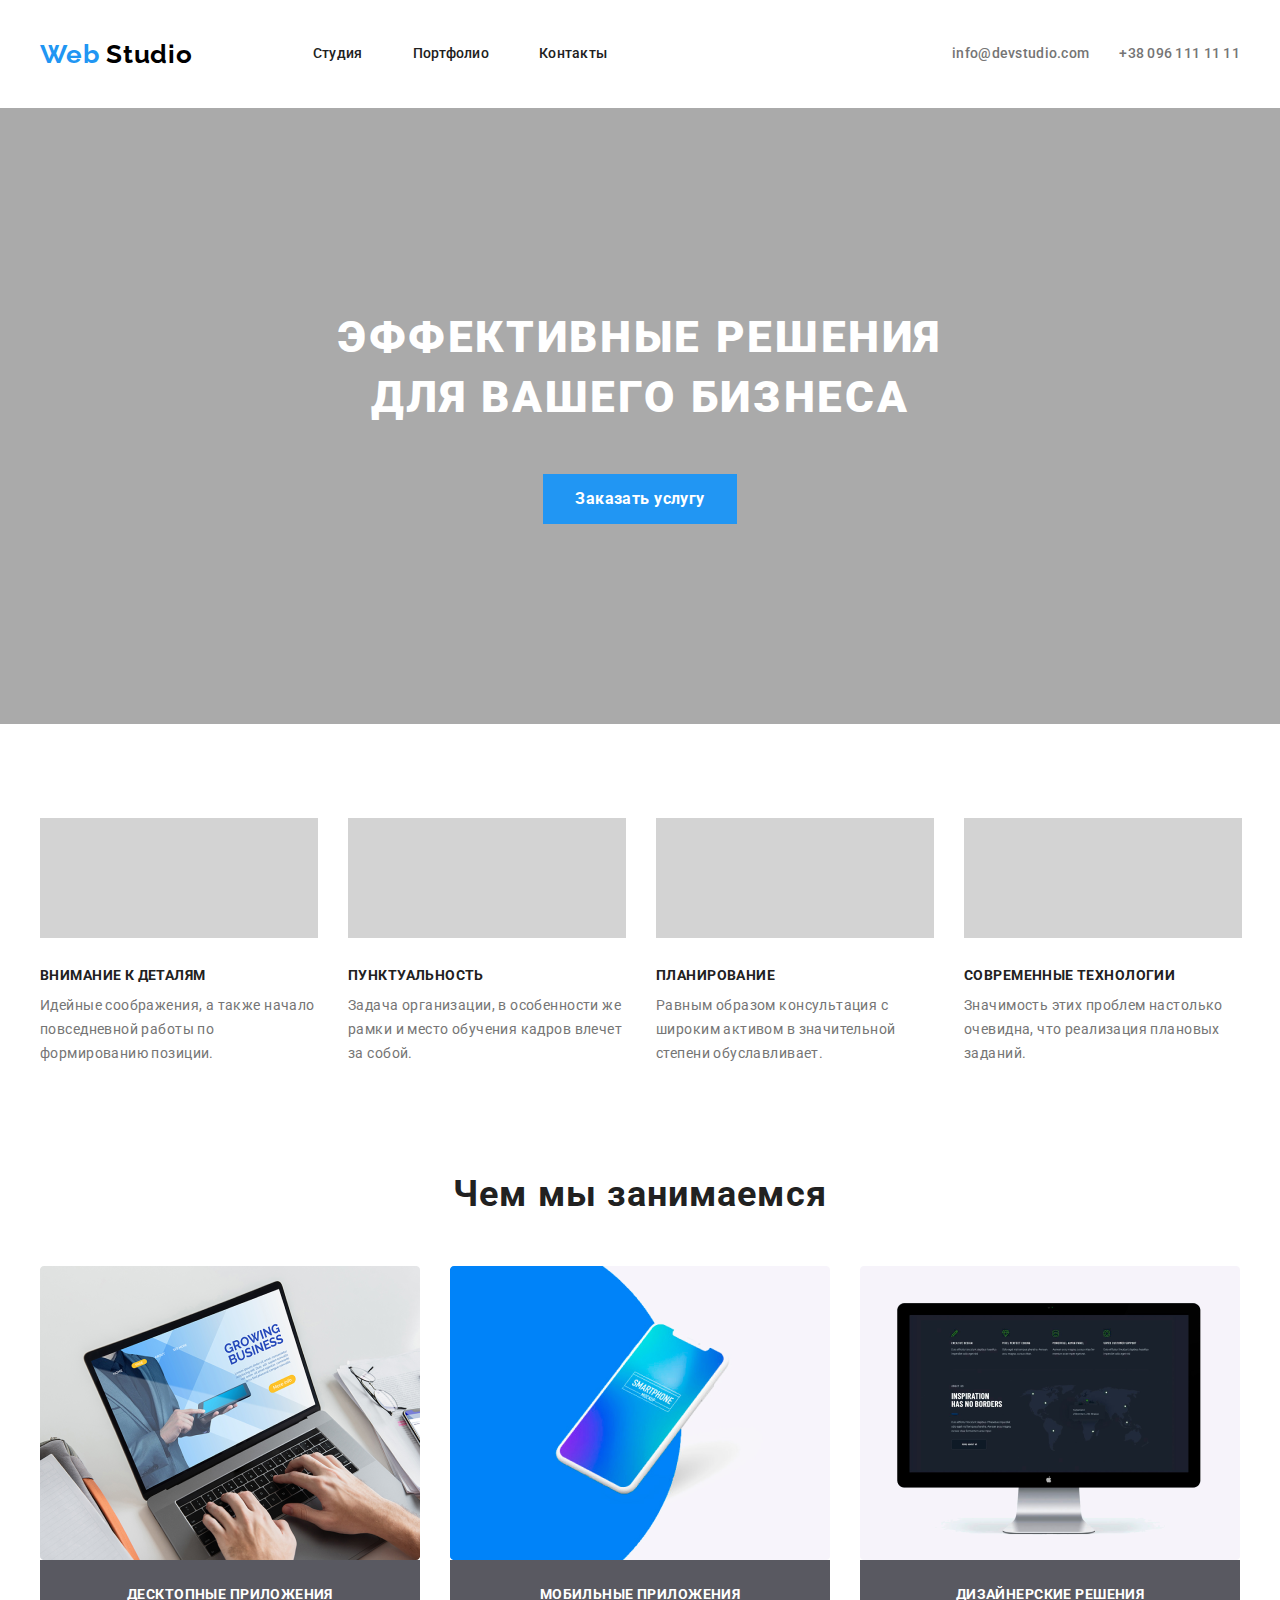
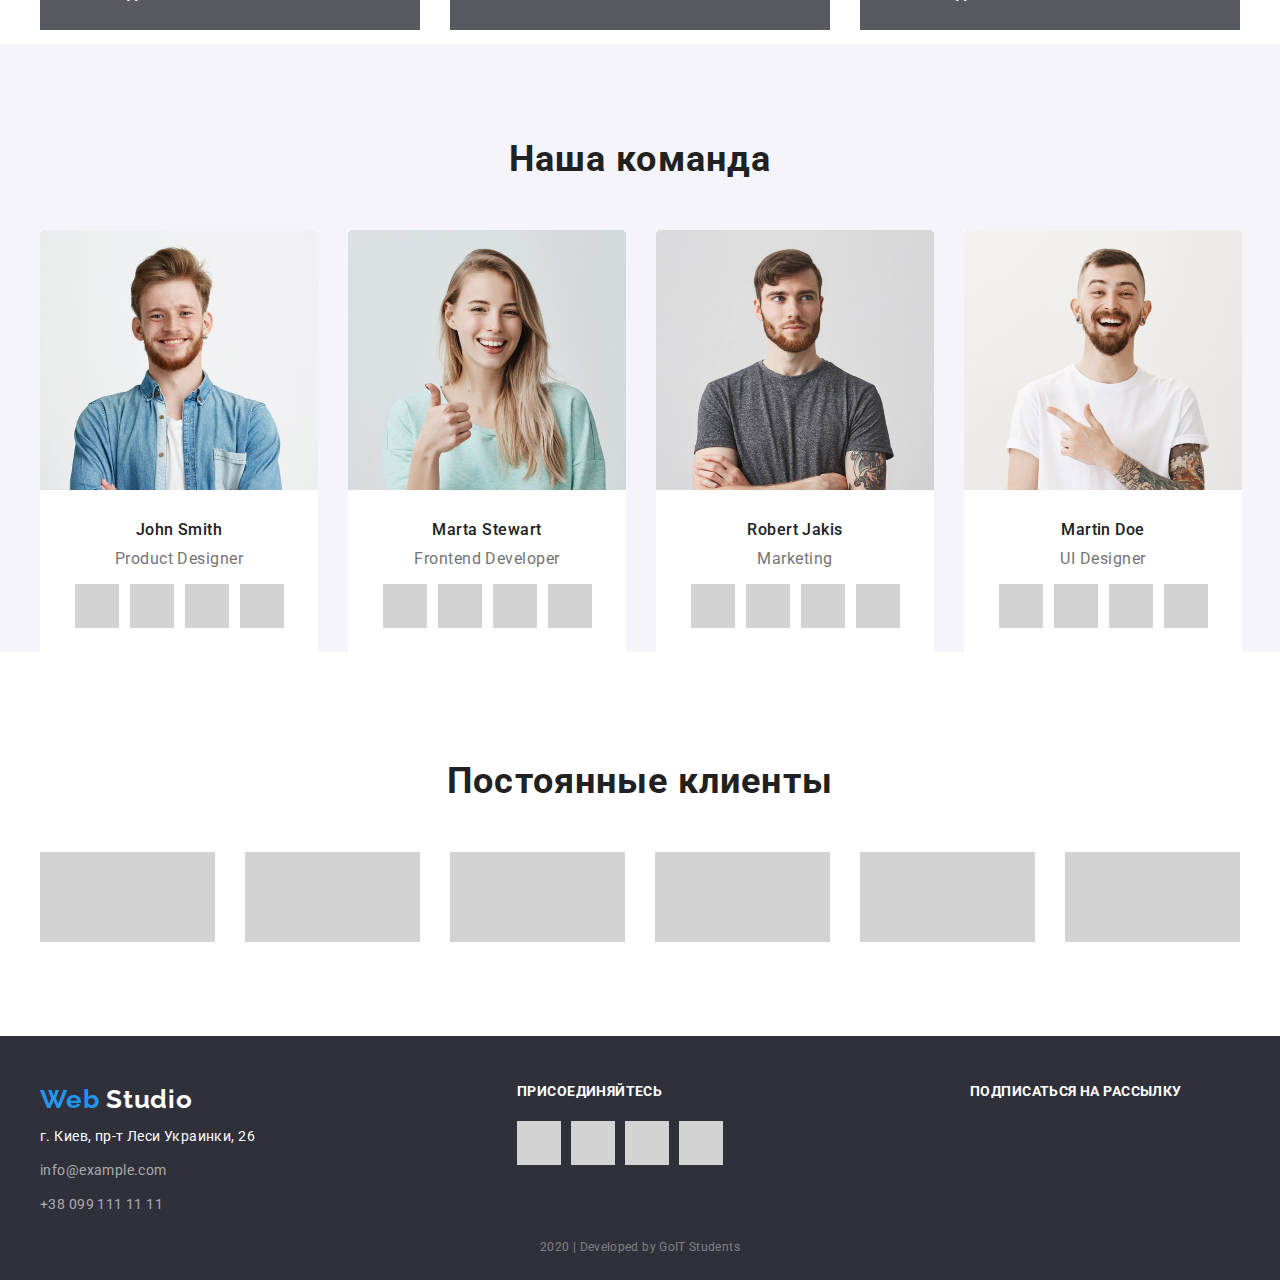
<file: index.html>
<!DOCTYPE html>
<html lang="ru">
<head>
    <meta charset="UTF-8">
    <meta name="viewport" content="width=device-width, initial-scale=1.0">
    <title>Homework 3</title>


    <link href="https://fonts.googleapis.com/css2?family=Raleway:wght@700&family=Roboto:wght@500;700;900&display=swap" rel="stylesheet">
    <link rel="stylesheet" href="./css/styles.css">
</head>
<body>
    <header class="header container">
        <a class="logo link" href="/">
            <span class="logo-first-word">Web</span> Studio
        </a>

        <ul class="site-nav list">
            <li class="item"><a href="./index.html">Студия</a></li>
            <li class="item"><a href="./portfolio.html">Портфолио</a></li>
            <li class="item"><a href="#">Контакты</a></li>
        </ul>

        <ul class="contacts-nav list">
            <li class="item"><a href="mailto:info@devstudio.com">info@devstudio.com</a></li>
            <li class="item"><a href="tel:+380961111111">+38 096 111 11 11</a></li>
        </ul>
    </header>

    <!-- Hero section-->
    <section class="hero-section">
        <div class="content">
            <h1 class="hero-section-header">эффективные решения<br>
                для вашего бизнеса</h1>

            <a class="hero-section-button" href="#">Заказать услугу</a>
        </div>
    </section>

    <!--Features section-->
    <section class="features-section container">
        <h2 class="section-header">Наши преимущества</h2>
        <ul class="features-section-list list">
            <li class="item">
                <div class="decoration-item"></div>
                <h3>Внимание к деталям</h3>
                <p>Идейные соображения, а также начало повседневной работы по формированию позиции.</p>
            </li>
            <li class="item">
                <div class="decoration-item"></div>
                <h3>Пунктуальность</h3>
                <p>Задача организации, в особенности же рамки и место обучения кадров влечет за собой.</p>
            </li>
            <li class="item">
                <div class="decoration-item"></div>
                <h3>Планирование</h3>
                <p>Равным образом консультация с широким активом в значительной степени обуславливает.</p>
            </li>
            <li class="item">
                <div class="decoration-item"></div>
                <h3>Современные технологии</h3>
                <p>Значимость этих проблем настолько очевидна, что реализация плановых заданий.</p>
            </li>
        </ul>
    </section>

    <!--Our work section-->
    <section class="work-section container">
        <h2 class="work-section-header">Чем мы занимаемся</h2>
        <ul class="work-section-list list">
            <li class="item">
                <img class="image" src="./img/work-1.png" alt="Разработка десктопных приложений" width="380" height="294">
                <h3>Десктопные приложения</h3>
            </li>
            <li class="item">
                <img class="image" src="./img/work-2.png" alt="Разработка мобильных приложений" width="380" height="294">
                <h3>Мобильные приложения</h3>
            </li>
            <li class="item">
                <img class="image" src="./img/work-3.png" alt="Разработка дизайнерских решений" width="380" height="294">
                <h3>Дизайнерские решения</h3>
            </li>
        </ul>
    </section>

    <!--Our team section-->
    <section class="team-section">
        <div class="container">
            <h2 class="team-section-header">Наша команда</h2>
            <ul class="team-section-list list">
                <li class="item">
                    <img class="teammate-image" src="./img/john-smith.png" alt="John Smith" width="278" height="260">
                    <h3>John Smith</h3>
                    <p>Product Designer</p>
                    <ul class="list social-links">
                        <li class="item"><a href="https://instagram.com" aria-label="Instagram страница John Smith"></a>
                        </li>
                        <li class="item"><a href="https://twitter.com" aria-label="Twitter страница John Smith"></a></li>
                        <li class="item"><a href="https://facebook.com" aria-label="Facebook страница John Smith"></a></li>
                        <li class="item"><a href="https://linkedin.com" aria-label="LinkedIn страница John Smith"></a></li>
                    </ul>
                </li>
                <li class="item">
                    <img class="teammate-image" src="./img/marta-stewart.png" alt="Marta Stewart" width="278" height="260">
                    <h3>Marta Stewart</h3>
                    <p>Frontend Developer</p>
                    <ul class="list social-links">
                        <li class="item"><a href="https://instagram.com" aria-label="Instagram страница Marta Stewart"></a>
                        </li>
                        <li class="item"><a href="https://twitter.com" aria-label="Twitter страница Marta Stewart"></a></li>
                        <li class="item"><a href="https://facebook.com" aria-label="Facebook страница Marta Stewart"></a>
                        </li>
                        <li class="item"><a href="https://linkedin.com" aria-label="LinkedIn страница Marta Stewart"></a>
                        </li>
                    </ul>
                </li>
                <li class="item">
                    <img class="teammate-image" src="./img/robert-jakis.png" alt="Robert Jakis" width="278" height="260">
                    <h3>Robert Jakis</h3>
                    <p>Marketing</p>
                    <ul class="list social-links">
                        <li class="item"><a href="https://instagram.com" aria-label="Instagram страница Robert Jakis"></a>
                        </li>
                        <li class="item"><a href="https://twitter.com" aria-label="Twitter страница Robert Jakis"></a></li>
                        <li class="item"><a href="https://facebook.com" aria-label="Facebook страница Robert Jakis"></a>
                        </li>
                        <li class="item"><a href="https://linkedin.com" aria-label="LinkedIn страница Robert Jakis"></a>
                        </li>
                    </ul>
                </li>
                <li class="item">
                    <img class="teammate-image" src="./img/martin-doe.png" alt="Martin Doe" width="278" height="260">
                    <h3>Martin Doe</h3>
                    <p>UI Designer</p>
                    <ul class="list social-links">
                        <li class="item"><a href="https://instagram.com" aria-label="Instagram страница Martin Doe"></a>
                        </li>
                        <li class="item"><a href="https://twitter.com" aria-label="Twitter страница Martin Doe"></a></li>
                        <li class="item"><a href="https://facebook.com" aria-label="Facebook страница Martin Doe"></a></li>
                        <li class="item"><a href="https://linkedin.com" aria-label="LinkedIn страница Martin Doe"></a></li>
                    </ul>
                </li>
            </ul>
        </div>
    </section>

    <!--Clients section-->
    <section class="clients-section container">
        <h2 class="clients-section-header">Постоянные клиенты</h2>
        <ul class="clients-section-list list">
            <li class="item"><a class="client-link" href="#"></a></li>
            <li class="item"><a class="client-link" href="#"></a></li>
            <li class="item"><a class="client-link" href="#"></a></li>
            <li class="item"><a class="client-link" href="#"></a></li>
            <li class="item"><a class="client-link" href="#"></a></li>
            <li class="item"><a class="client-link" href="#"></a></li>
        </ul>
    </section>

    <!--Footer-->
    <footer class="footer">
        <div class="container footer-content">
            <!--Contacts-->
            <address class="footer-address">
                <a class="footer-logo logo" href="/">
                    <span class="logo-first-word">Web</span> Studio
                </a><br>
                <p class="footer-location">г. Киев, пр-т Леси Украинки, 26</p>
                <a class="footer-contact footer-email" href="mailto:info@example.com">info@example.com</a><br>
                <a class="footer-contact" href="tel:+380991111111">+38 099 111 11 11</a>
            </address>
        
            <!--Join us-->
            <div class="join-us-block">
                <p>присоединяйтесь</p>
                <ul class="list join-us-list">
                    <li class="item"><a href="https://instagram.com" aria-label="Мы в Instagram"></a></li>
                    <li class="item"><a href="https://twitter.com" aria-label="Мы в Twitter"></a></li>
                    <li class="item"><a href="https://facebook.com" aria-label="Мы в Facebook"></a></li>
                    <li class="item"><a href="https://linkedin.com" aria-label="Мы в LinkedIn"></a></li>
                </ul>
            </div>
        
            <!--Subscribe form-->
            <div class="subscribe-form">
                <p>подписаться на рассылку</p>
            </div>
        </div>

        <!--Copyright-->
        <p class="footer-copyright">2020 | Developed by GoIT Students </p>
    </footer>
</body>

</html>
</file>
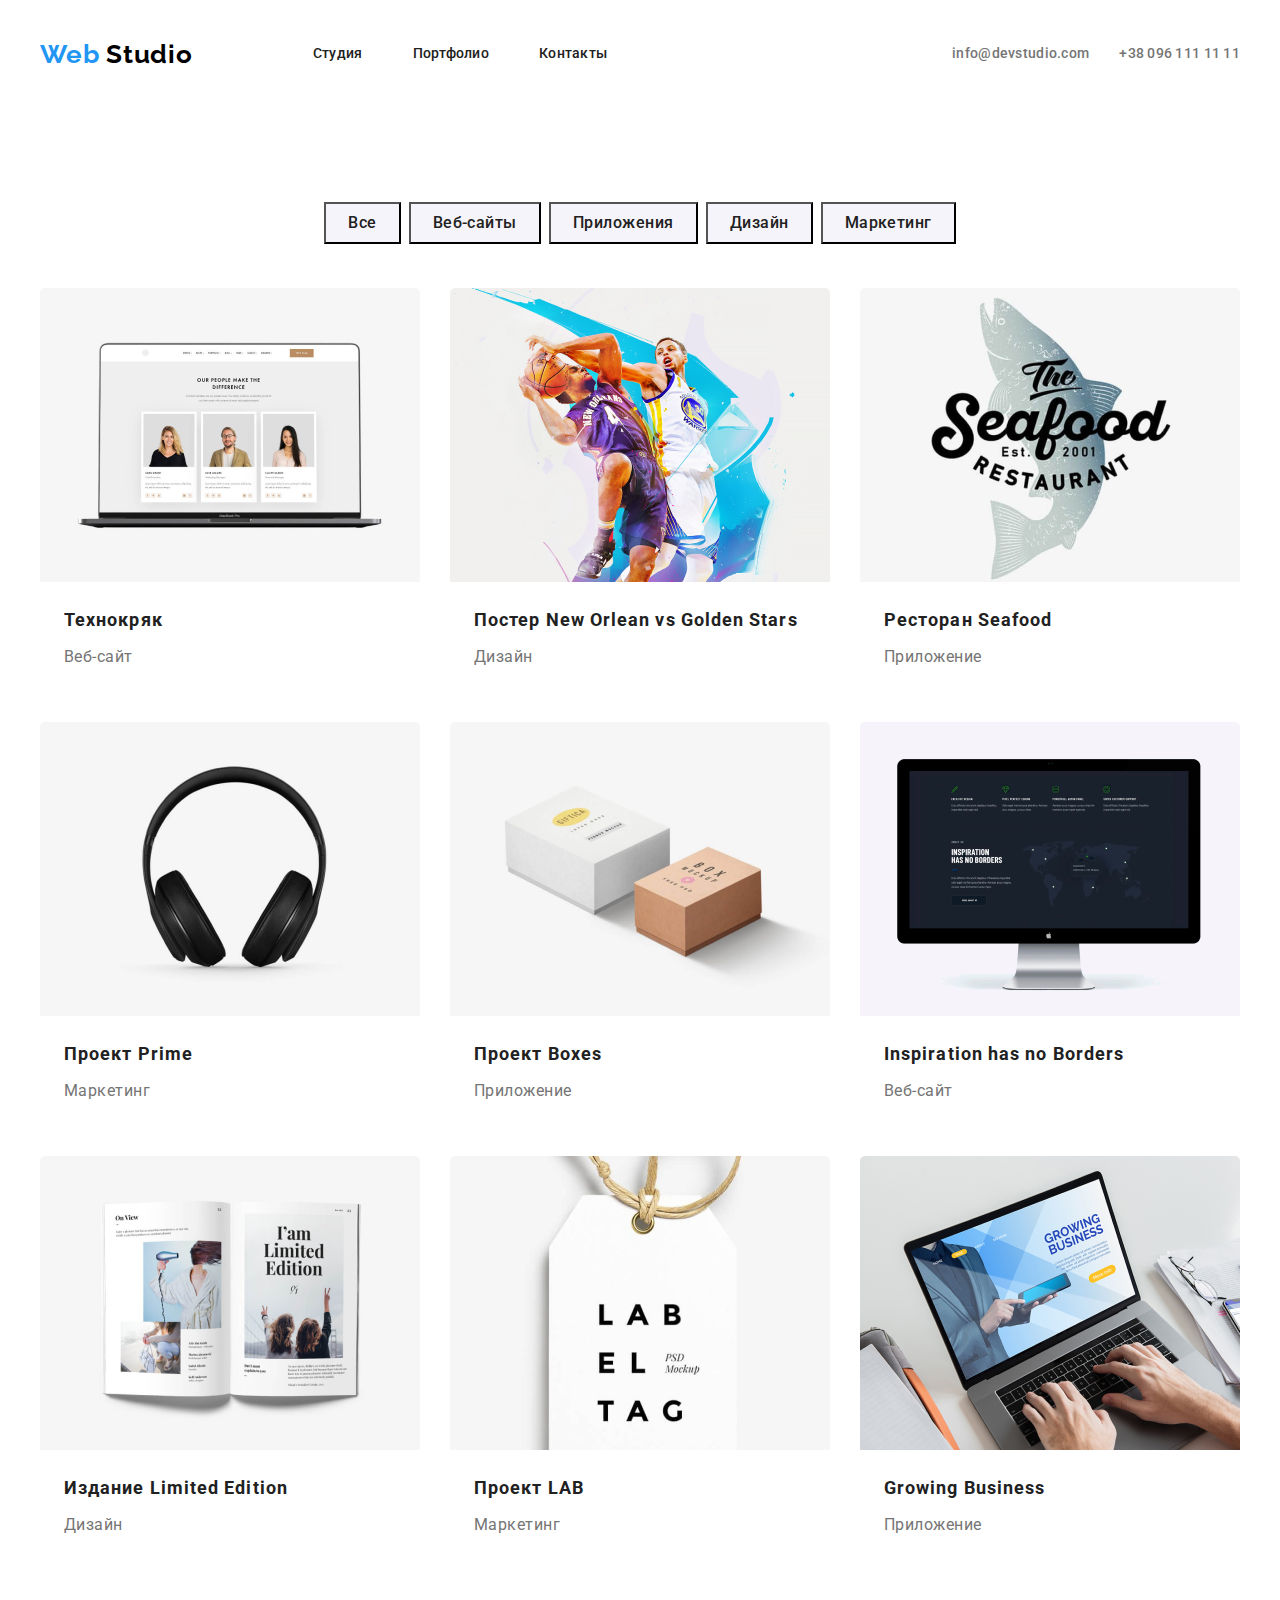
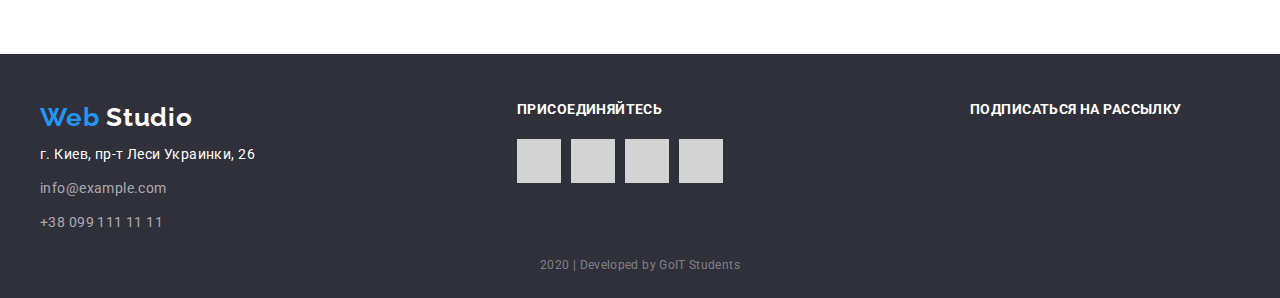
<file: portfolio.html>
<!DOCTYPE html>
<html lang="ru">
<head>
    <meta charset="UTF-8">
    <meta name="viewport" content="width=device-width, initial-scale=1.0">
    <title>Homework 3 - Portfolio</title>

    
    <link href="https://fonts.googleapis.com/css2?family=Raleway:wght@700&family=Roboto:wght@500;700;900&display=swap" rel="stylesheet">
    <link rel="stylesheet" href="./css/styles.css">
</head>
<body>
    <header class="header container">
        <a class="logo link" href="/">
            <span class="logo-first-word">Web</span> Studio
        </a>

        <ul class="site-nav list">
            <li class="item"><a href="./index.html">Студия</a></li>
            <li class="item"><a href="./portfolio.html">Портфолио</a></li>
            <li class="item"><a href="#">Контакты</a></li>
        </ul>

        <ul class="contacts-nav list">
            <li class="item"><a href="mailto:info@devstudio.com">info@devstudio.com</a></li>
            <li class="item"><a href="tel:+380961111111">+38 096 111 11 11</a></li>
        </ul>
    </header>

    <!-- Works-->
    <section class="portfolio-section container">
        <h1 class="portfolio-heading">Наши работы</h1>

        <!--Work type selector-->
        <ul class="list portfolio-work-type-chooser">
            <li class="item"><button class="portfolio-section-button" type="button">Все</button></li>
            <li class="item"><button class="portfolio-section-button" type="button">Веб-сайты</button></li>
            <li class="item"><button class="portfolio-section-button" type="button">Приложения</button></li>
            <li class="item"><button class="portfolio-section-button" type="button">Дизайн</button></li>
            <li class="item"><button class="portfolio-section-button" type="button">Маркетинг</button></li>
        </ul>

       <!-- Work cards-->
       <ul class="list work-list">
        <li class="item">
            <a href="#">
                <img class="image" width="380" height="294" src="./img/portfolio/project-1.png"
                    alt="Иллюстрация работы Технокряк">
                <div class="work-item-title">
                    <h2 class="portfolio-section-card-title">Технокряк</h2>
                    <p class="portfolio-section-card-category">Веб-сайт</p>
                </div>
                <p class="portfolio-section-card-description">Технокряк это современная площадка распространения коронавируса.
                    Компании используют эту платформу для цифрового шпионажа и атак на защищённые сервера конкурентов.</p>
            </a>
        </li>
        <li class="item">
            <a href="#">
                <img class="image" width="380" height="294" src="./img/portfolio/project-2.png"
                    alt="Иллюстрация работы Постер New Orlean vs Golden Stars">
                <div class="work-item-title">
                    <h2 class="portfolio-section-card-title">Постер New Orlean vs Golden Stars</h2>
                    <p class="portfolio-section-card-category">Дизайн</p>
                </div>
                <p class="portfolio-section-card-description">Технокряк это современная площадка распространения коронавируса.
                    Компании используют эту платформу для цифрового шпионажа и атак на защищённые сервера конкурентов.</p>
            </a>
        </li>
        <li class="item">
            <a href="#">
                <img class="image" width="380" height="294" src="./img/portfolio/project-3.png"
                    alt="Иллюстрация работы Ресторан Seafood">
                <div class="work-item-title">
                    <h2 class="portfolio-section-card-title">Ресторан Seafood</h2>
                    <p class="portfolio-section-card-category">Приложение</p>
                </div>
                <p class="portfolio-section-card-description">Технокряк это современная площадка распространения коронавируса.
                    Компании используют эту платформу для цифрового шпионажа и атак на защищённые сервера конкурентов.</p>
            </a>
        </li>
           <li class="item">
               <a href="#">
                <img class="image" width="380" height="294" src="./img/portfolio/project-4.png" alt="Иллюстрация работы Проект Prime">
                <div class="work-item-title">
                    <h2 class="portfolio-section-card-title">Проект Prime</h2>
                    <p class="portfolio-section-card-category">Маркетинг</p>
                </div>
                <p class="portfolio-section-card-description">Технокряк это современная площадка распространения коронавируса. Компании используют эту платформу для цифрового шпионажа и атак на защищённые сервера конкурентов.</p>
               </a>
           </li>
           <li class="item">
            <a href="#">
                <img class="image" width="380" height="294" src="./img/portfolio/project-5.png"
                    alt="Иллюстрация работы Проект Boxes">
                <div class="work-item-title">
                    <h2 class="portfolio-section-card-title">Проект Boxes</h2>
                    <p class="portfolio-section-card-category">Приложение</p>
                </div>
                <p class="portfolio-section-card-description">Технокряк это современная площадка распространения коронавируса.
                    Компании используют эту платформу для цифрового шпионажа и атак на защищённые сервера конкурентов.</p>
            </a>
           </li>
           <li class="item">
            <a href="#">
                <img class="image" width="380" height="294" src="./img/portfolio/project-6.png"
                    alt="Иллюстрация работы Inspiration has no Borders">
                <div class="work-item-title">
            
                    <h2 class="portfolio-section-card-title">Inspiration has no Borders</h2>
                    <p class="portfolio-section-card-category">Веб-сайт</p>
                </div>
                <p class="portfolio-section-card-description">Технокряк это современная площадка распространения коронавируса.
                    Компании используют эту платформу для цифрового шпионажа и атак на защищённые сервера конкурентов.</p>
            </a>
           </li>
           <li class="item">
            <a href="#">
                <img class="image" width="380" height="294" src="./img/portfolio/project-7.png"
                    alt="Иллюстрация работы Издание Limited Edition">
                <div class="work-item-title">
                    <h2 class="portfolio-section-card-title">Издание Limited Edition</h2>
                    <p class="portfolio-section-card-category">Дизайн</p>
                </div>
                <p class="portfolio-section-card-description">Технокряк это современная площадка распространения коронавируса.
                    Компании используют эту платформу для цифрового шпионажа и атак на защищённые сервера конкурентов.</p>
            </a>
           </li>
            <li class="item">
                <a href="#">
                    <img class="image" width="380" height="294" src="./img/portfolio/project-8.png"
                        alt="Иллюстрация работы Проект LAB">
                    <div class="work-item-title">
                        <h2 class="portfolio-section-card-title">Проект LAB</h2>
                        <p class="portfolio-section-card-category">Маркетинг</p>
                    </div>
                    <p class="portfolio-section-card-description">Технокряк это современная площадка распространения коронавируса.
                        Компании используют эту платформу для цифрового шпионажа и атак на защищённые сервера конкурентов.</p>
                </a>
            </li>
            <li class="item">
                <a href="#">
                    <img class="image" width="380" height="294" src="./img/portfolio/project-9.png"
                        alt="Иллюстрация работы Growing Business">
                    <div class="work-item-title">
                        <h2 class="portfolio-section-card-title">Growing Business</h2>
                        <p class="portfolio-section-card-category">Приложение</p>
                    </div>
                    <p class="portfolio-section-card-description">Технокряк это современная площадка распространения коронавируса.
                        Компании используют эту платформу для цифрового шпионажа и атак на защищённые сервера конкурентов.</p>
                </a>
            </li>
       </ul>
    </section>

    <!--Footer-->
    <footer class="footer">
        <div class="container footer-content">
            <!--Contacts-->
            <address class="footer-address">
                <a class="footer-logo logo" href="/">
                    <span class="logo-first-word">Web</span> Studio
                </a><br>
                <p class="footer-location">г. Киев, пр-т Леси Украинки, 26</p>
                <a class="footer-contact footer-email" href="mailto:info@example.com">info@example.com</a><br>
                <a class="footer-contact" href="tel:+380991111111">+38 099 111 11 11</a>
            </address>
        
            <!--Join us-->
            <div class="join-us-block">
                <p>присоединяйтесь</p>
                <ul class="list join-us-list">
                    <li class="item"><a href="https://instagram.com" aria-label="Мы в Instagram"></a></li>
                    <li class="item"><a href="https://twitter.com" aria-label="Мы в Twitter"></a></li>
                    <li class="item"><a href="https://facebook.com" aria-label="Мы в Facebook"></a></li>
                    <li class="item"><a href="https://linkedin.com" aria-label="Мы в LinkedIn"></a></li>
                </ul>
            </div>
        
            <!--Subscribe form-->
            <div class="subscribe-form">
                <p>подписаться на рассылку</p>
            </div>
        </div>

        <!--Copyright-->
        <p class="footer-copyright">2020 | Developed by GoIT Students </p>
    </footer>
</body>

</html>
</file>
<file: css/styles.css>
/* Палитра*/
:root {
    --primary-text-color: #757575;
    --secondary-text-color: #212121;
    --accent: #2196F3;
    --heading-text-color: #FFFFFF;
}

html {
    box-sizing: border-box;
}
  
*,
*::before,
*::after {
    box-sizing: inherit;
}
  
body {
    margin: 0;
}

.container {
    width: 1230px;
    padding-left: 15px;
    padding-right: 15px;
    margin: 0 auto;
}

.link {
    text-decoration: none;
}

/* Header */
.header {
    display: flex;
    align-items: center;
}

/* Site nav*/
.site-nav a,
.contacts-nav a,
.hero-section a,
.footer a,
.clients-section a {
    text-decoration: none;
}

.site-nav {
    display: flex;
    margin-left: 80px;
}

.site-nav .item a {
    display: block;
    padding-top: 32px;
    padding-bottom: 32px;
}

.site-nav .item + .item {
    margin-left: 50px; 
}

/* Contacts nav*/
.contacts-nav {
    display: flex;
    margin-left: auto;
}

.contacts-nav .item + .item {
    margin-left: 30px;
}

.list {
    list-style: none;
}

body {
    background-color: #FFFFFF;
    color: var(--primary-text-color);

    font-family: Roboto, sans-serif;
    font-size: 14px;
    line-height: 1.71;
    letter-spacing: 0.03em;
}

.logo {
    color: #000000;
    
    font-family: Raleway, sans-serif;
    font-weight: 700;
    font-size: 26px;
    line-height: 1.19;
    letter-spacing: 0.03em;
}

.logo-first-word {
    color: var(--accent);
}

.site-nav a {
    color: var(--secondary-text-color);
}

.contacts-nav a {
    color: var(--primary-text-color);
}

.site-nav a,
.contacts-nav a {
    font-family: Roboto, sans-serif;
    font-weight: 500;
    font-size: 14px;
    line-height: 1.14;
    letter-spacing: 0.02em;
}

.site-nav a:hover,
.site-nav a:focus,
.contacts-nav a:hover,
.contacts-nav a:focus,
.footer-contact:hover,
.footer-contact:focus {
    color: var(--accent);
}

/*Hero section*/
.hero-section {
    text-align: center;
    background-color: #aaaaaa;
}

.hero-section .content {
    padding-top: 200px;
    padding-bottom: 200px;
}

.hero-section-header {
    margin: 0;
    padding: 0;

    color: var(--heading-text-color);

    font-family: Roboto, sans-serif;
    font-weight: 900;
    font-size: 44px;
    line-height: 1.36;
    letter-spacing: 0.06em;
    text-transform: uppercase;
    text-align: center;
}

.hero-section-button {
    display: inline-block;
    padding: 10px 32px;
    margin-left: auto;
    margin-right: auto;
    margin-top: 46px;

    color: var(--heading-text-color);
    background-color: var(--accent);

    font-family: Roboto, sans-serif;
    font-weight: 700;
    font-size: 16px;
    line-height: 1.88;
}

/*Features*/

.features-section {
    padding-top: 94px;
}

.features-section .decoration-item {
    width: 278px;
    height: 120px;
    margin-bottom: 30px;

    background-color: lightgray;
}

.features-section p {
    margin-top: 10px;
}

.features-section .section-header {
    display: none;
}

.features-section-list {
    display: flex;
    padding: 0;
    margin: 0;
}

.features-section-list .item {
    width: 278px;
}

.features-section-list .item + .item {
    margin-left: 30px;
}

.features-section-list h3 {
    margin: 0;

    color: var(--secondary-text-color);

    font-family: Roboto, sans-serif;
    font-weight: 700;
    font-size: 14px;
    line-height: 1.14;
    letter-spacing: 0.03em;
    text-transform: uppercase;
}

/* Work section*/
.work-section {
    padding-top: 94px;
}

.work-section-header {
    color: var(--secondary-text-color);
}

.work-section-list {
    margin-top: 50px;
    padding: 0;
    display: flex;
}

.work-section-list .item {
    width: 380px;
}

.work-section-list .item + .item {
    margin-left: 30px;
}

.work-section-list .item .image {
    display: block;
}

.work-section-list h3 {
    margin: 0;
    padding: 27px 0px;

    color: var(--heading-text-color);
    background-color: rgba(47, 48, 58, 0.8);

    font-family: Roboto, sans-serif;
    font-weight: 700;
    font-size: 14px;
    line-height: 1.14;
    letter-spacing: 0.03em;
    text-transform: uppercase;
    text-align: center;
}

.work-section-header {
    margin: 0;
    padding: 0;
}

/* Team */
.team-section {
    padding-top: 94px;
    background-color: #F5F4FA;
}

.team-section-header {
    margin: 0;
    padding: 0;
}

.team-section-list {
    display: flex;
    margin-top: 50px;
    padding: 0;
}

.team-section-list > .item {
    width: 278px;
    padding-bottom: 24px;
    background-color: #FFFFFF;
}

.team-section-list > .item + .item {
    margin-left: 30px;
}

.team-section-header,
.team-section-list h3 {
    color: var(--secondary-text-color);
}

.team-section-list p {
    margin-top: 0;
    margin-bottom: 16px;
    padding: 0;
    
    color: var(--primary-text-color);

    font-family: Roboto, sans-serif;
    font-size: 16px;
    line-height: 1.19;
    letter-spacing: 0.03em;
    text-align: center;
}

.team-section-list h3 {
    margin-top: 0;
    margin-bottom: 10px;
    padding: 0;

    font-family: Roboto, sans-serif;
    font-weight: 500;
    font-size: 16px;
    line-height: 1.19;
    letter-spacing: 0.03em;
    text-align: center;
}

.teammate-image {
    display: block;
    margin-bottom: 30px;
}

.social-links {
    margin: 0;
    padding: 0;
    display: flex;
    justify-content: center;
}

.social-links > .item {
    width: 44px;
    height: 44px;
    background-color: lightgray;
}

.social-links > .item + .item {
    margin-left: 11px;
}

/* Clients */
.clients-section {
    padding-top: 94px;
}

.clients-section-list {
    display: flex;
    justify-content: space-between;
    padding: 0;
}

.clients-section-list .item {
    width: 175px;
    height: 90px;
    background-color: lightgray;
}

.clients-section-header {
    margin-top: 0px;
    margin-bottom: 50px;
    color: var(--secondary-text-color);
}

.client-link {
    display: block;
    height: 100%;
}

/* Footer */
.footer {
    margin-top: 94px;
    background-color: #2F303A;
    padding-top: 48px;
}

.footer-content {
    display: flex;
    justify-content: space-between;
}

.footer-address {
    font-style: normal;
    width: 231px;
}

.footer-location,
.footer-contact {
    margin: 0;
    padding: 0;
}

.footer-logo,
.footer-email {
    display: inline-block;
    margin-bottom: 10px;
}

.footer-location{
    margin-bottom: 10px;
}

.footer-logo,
.footer-location {
    color: var(--heading-text-color);
}

.footer-location {
    font-family: Roboto, sans-serif;
    font-size: 14px;
    line-height: 1.71;
    letter-spacing: 0.03em;
}

.footer-contact {
    color: rgba(255, 255, 255, 0.6);

    font-family: Roboto, sans-serif;
    font-size: 14px;
    line-height: 1.71;
    letter-spacing: 0.03em;
}

/* Join us footer */
.join-us-list {
    display: flex;
    margin: 0;
    padding: 0;
}

.join-us-list .item {
    width: 44px;
    height: 44px;
    background-color: lightgray;
}

.join-us-list .item + .item {
    margin-left: 10px;
}

.join-us-block {
    width: 207px;
}

.join-us-block p,
.subscribe-form p {
    margin-top: 0;
    margin-bottom: 21px;
    padding: 0;

    color: var(--heading-text-color);

    font-family: Roboto, sans-serif;
    font-weight: 700;
    font-size: 14px;
    line-height: 1.14;
    letter-spacing: 0.03em;
    text-transform: uppercase;
}

.subscribe-form {
    width: 270px;
}

.footer-copyright {
    margin: 0;
    padding-top: 18px;
    padding-bottom: 21px;

    color: rgba(255, 255, 255, 0.4);

    font-family: Roboto, sans-serif;
    font-size: 12px;
    line-height: 2;
    text-align: center;
    letter-spacing: 0.03em;
}

/*Portfolio section */
.portfolio-section {
    margin-top: 94px;
}

.portfolio-heading {
    display: none;
}

.portfolio-work-type-chooser {
    display: flex;
    justify-content: center;
    padding: 0;
}

.portfolio-work-type-chooser .item + .item {
    margin-left: 8px;
}

.portfolio-section-button {
    padding: 6px 22px;

    color: var(--secondary-text-color);
    background-color: #f5f4fa;

    font-family: Roboto, sans-serif;
    font-weight: 500;
    font-size: 16px;
    line-height: 1.63;
    text-align: center;
    letter-spacing: 0.03em;
}

/*Work list*/
.work-list {
    padding: 0;
    display: flex;
    flex-wrap: wrap;
    justify-content: space-between;
}

.work-list .item {
    /* Sorry mentor */
    --grid-padding: 30px;
    --column-count: 3;

    width: calc(((100% - calc(var(--column-count) - 1)*var(--grid-padding)) / var(--column-count)));
    margin-right: var(--grid-padding);
    margin-top: var(--grid-padding);
}

.work-list .item:nth-child(3n) {
    margin-right: 0;
}

.work-item-title {
    margin-left: 24px;
    margin-bottom: 20px;
}

.work-list .item .image {
    display: block;
    max-width: 100%;
}

.portfolio-section-button:hover,
.portfolio-section-button:active {
    color: #ffffff;
    background-color: var(--accent);
}

.portfolio-section a {
    text-decoration: none;
}

.portfolio-section-card-title {
    margin-top: 20px;
    margin-bottom: 0px;

    color: var(--secondary-text-color);

    font-family: Roboto, sans-serif;
    font-weight: 700;
    font-size: 18px;
    line-height: 2;
    letter-spacing: 0.06em;
    text-align: start;
}

.portfolio-section-card-category {
    margin-top: 4px;
    margin-bottom: 0px;

    color: var(--primary-text-color);

    font-family: Roboto, sans-serif;
    font-size: 16px;
    line-height: 1.88;
    letter-spacing: 0.03em;
}

.portfolio-section-card-description {
    display: none; /*Temp disable */

    color: #ffffff;

    font-family: Roboto, sans-serif;
    font-size: 18px;
    line-height: 1.56;
    letter-spacing: 0.03em;
}

h2 {
    font-family: Roboto, sans-serif;
    font-weight: 700;
    font-size: 36px;
    line-height: 1.17;
    letter-spacing: 0.03em;
    text-align: center;
}
</file>
